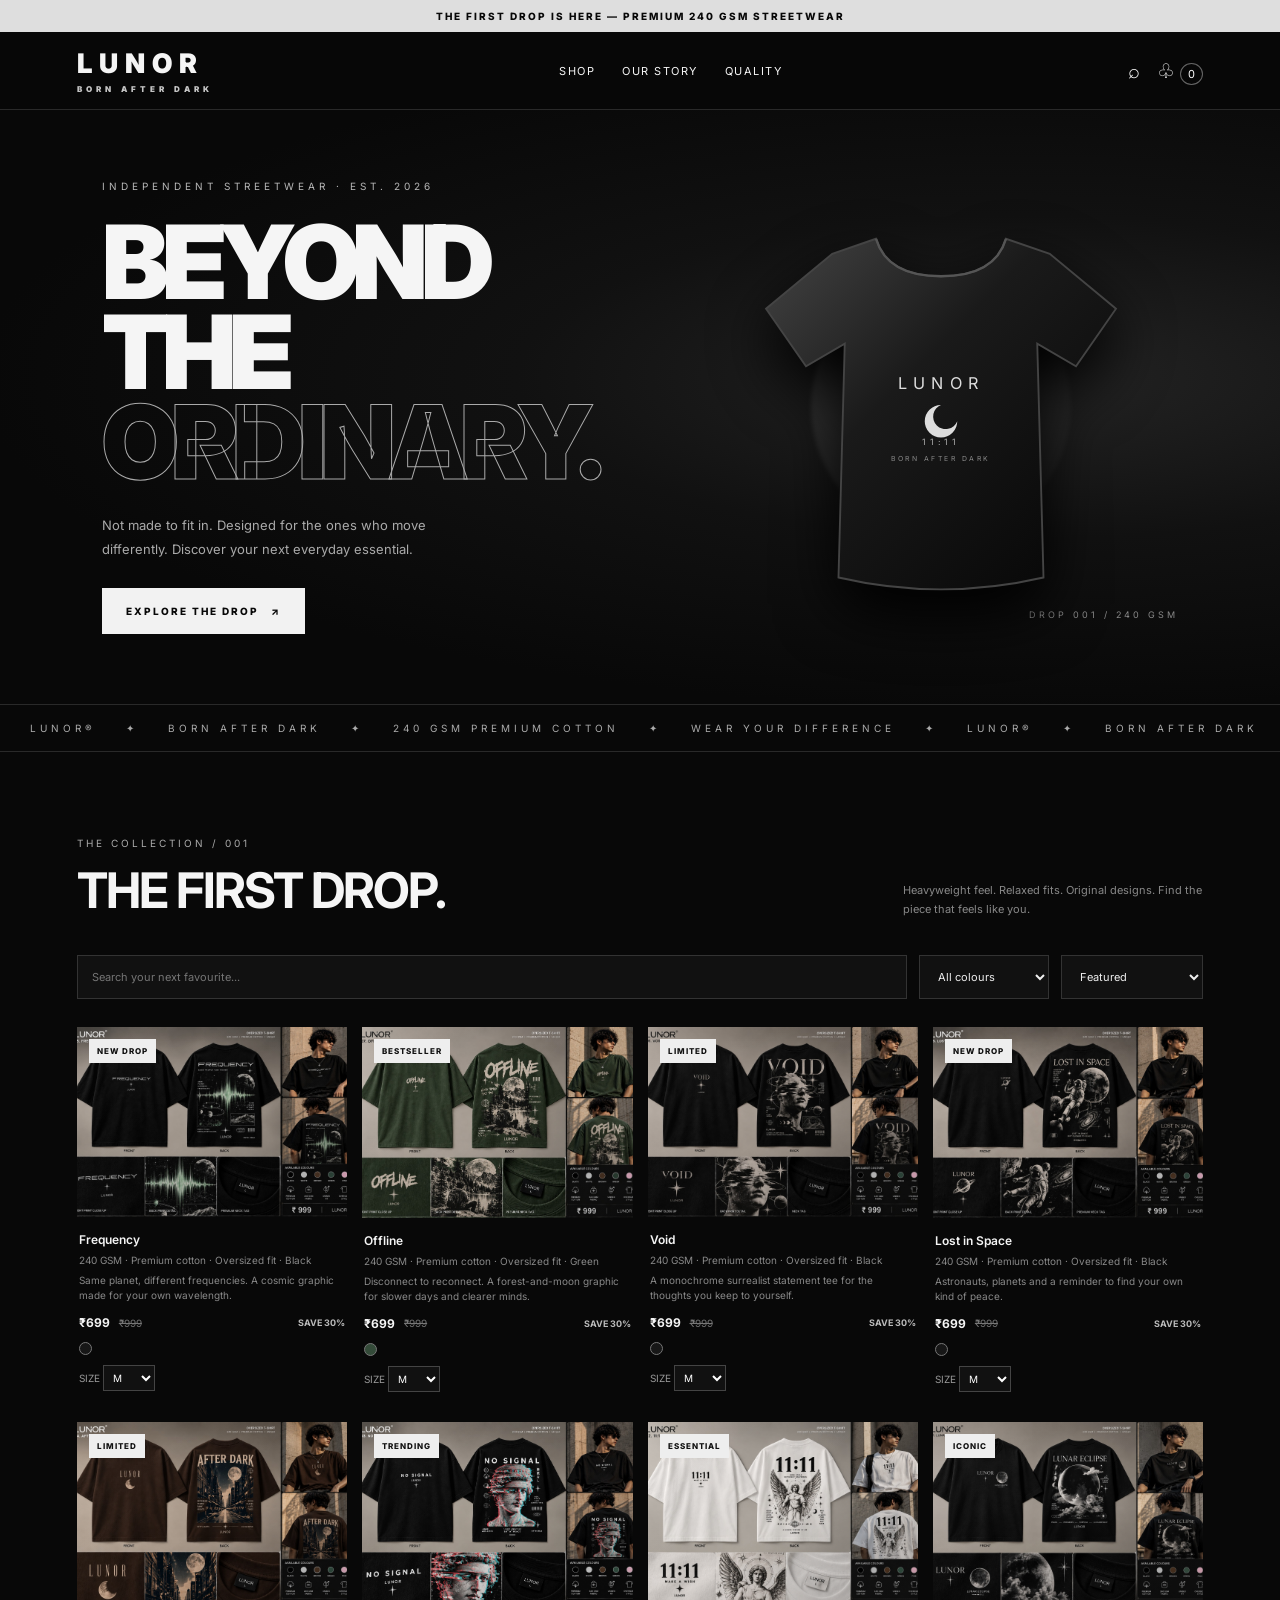
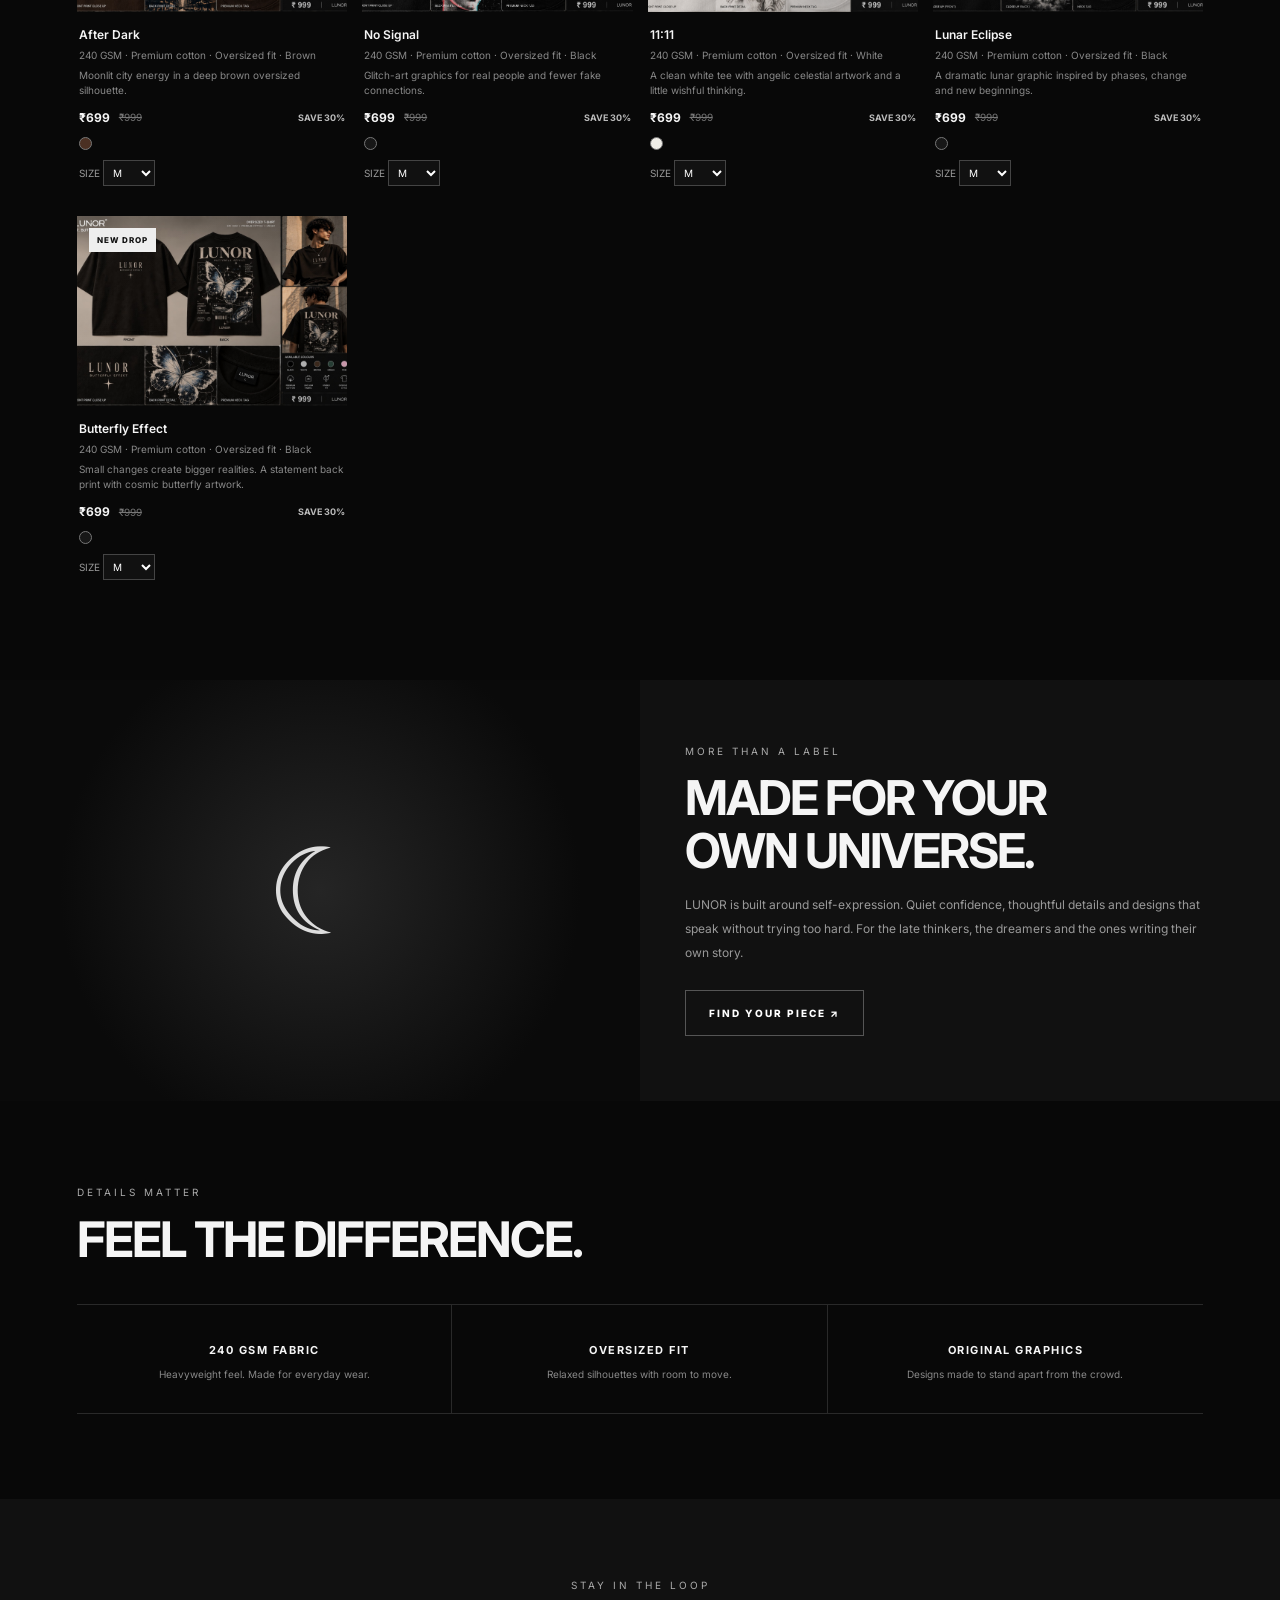
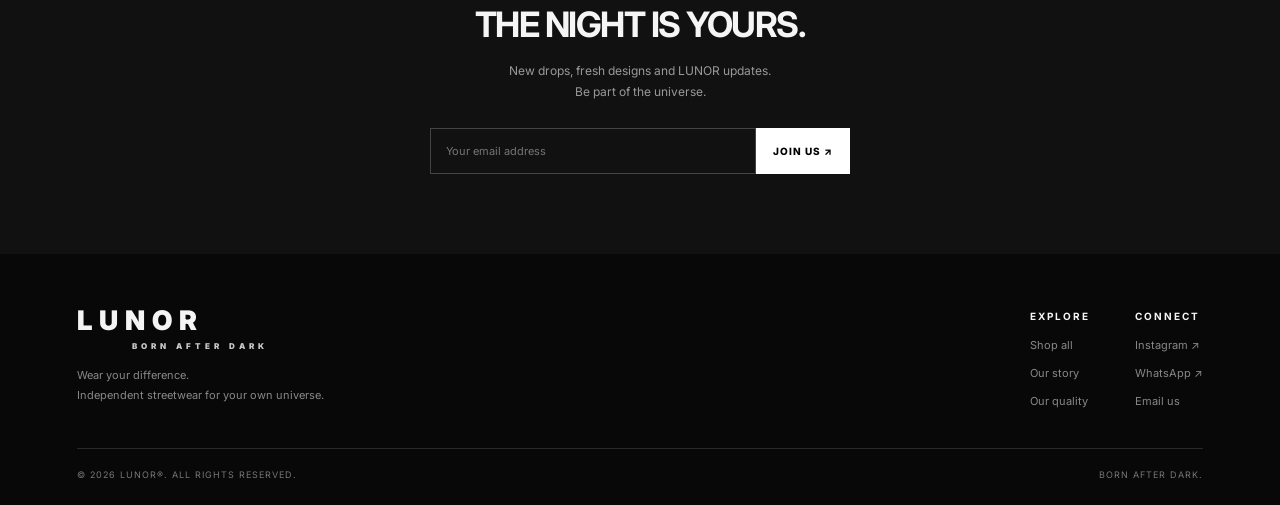
<file: index.html>
<!DOCTYPE html>
<html lang="en">
<head>
<meta charset="UTF-8">
<meta name="viewport" content="width=device-width, initial-scale=1.0">
<title>LUNOR® — Born After Dark</title>
<meta name="description" content="Discover LUNOR premium 240 GSM oversized streetwear. Wear your difference.">
<style>
@import url('https://fonts.googleapis.com/css2?family=Inter:wght@400;500;600;700;800;900&display=swap');
:root{--bg:#080808;--panel:#111;--white:#f5f5f5;--muted:#999;--line:#292929;--silver:#c5c5c5}
*{box-sizing:border-box;margin:0;padding:0}
html{scroll-behavior:smooth}
body{background:var(--bg);color:var(--white);font-family:Inter,Arial,sans-serif}
button,input,select{font:inherit}
button,a{-webkit-tap-highlight-color:transparent}
a{color:inherit;text-decoration:none}
button{cursor:pointer}
.topbar{background:#dedede;color:#080808;text-align:center;padding:10px;font-size:10px;font-weight:800;letter-spacing:2px}
header{height:78px;display:flex;align-items:center;justify-content:space-between;padding:0 6%;border-bottom:1px solid var(--line);position:sticky;top:0;background:rgba(8,8,8,.96);backdrop-filter:blur(15px);z-index:10}
.logo{font-size:27px;letter-spacing:7px;font-weight:900}
.logo small{display:block;text-align:center;font-size:8px;letter-spacing:4px;color:var(--silver);margin-top:4px}
nav{display:flex;gap:27px;font-size:11px;letter-spacing:1.5px;text-transform:uppercase}
nav a:hover{color:#aaa}
.header-right{display:flex;align-items:center;gap:17px}
.icon-btn{background:none;border:0;color:white;font-size:20px}
.cart-count{font-size:11px;border:1px solid #666;border-radius:50%;padding:3px 7px}
.hero{min-height:590px;display:grid;grid-template-columns:1.1fr .9fr;align-items:center;padding:70px 8%;gap:25px;overflow:hidden;background:radial-gradient(ellipse at 80% 45%,#242424 0%,#111 35%,#080808 72%)}
.eyebrow{font-size:10px;letter-spacing:4px;color:#b8b8b8;text-transform:uppercase;margin-bottom:25px}
.hero h1{font-size:clamp(55px,8vw,112px);line-height:.88;letter-spacing:-7px;font-weight:900}
.hero h1 span{color:transparent;-webkit-text-stroke:1px #aaa}
.hero p{color:#aaa;max-width:370px;line-height:1.8;font-size:13px;margin:27px 0}
.btn{display:inline-flex;justify-content:center;align-items:center;gap:12px;background:#f2f2f2;color:#080808;border:1px solid #f2f2f2;padding:16px 23px;font-size:10px;font-weight:800;letter-spacing:2px;text-transform:uppercase;transition:.2s}
.btn:hover{background:#bdbdbd}
.btn-outline{background:transparent;color:white;border-color:#555}
.hero-art{position:relative;display:flex;align-items:center;justify-content:center;min-height:380px}
.moon{position:absolute;width:260px;height:260px;border-radius:50%;background:radial-gradient(circle at 35% 35%,#fff,#bbb 40%,#656565 70%,#222);opacity:.13;filter:blur(2px)}
.hero-art .shirt-svg{width:min(100%,400px);position:relative;z-index:1;filter:drop-shadow(0 25px 30px #000)}
.hero-label{position:absolute;bottom:0;right:0;font-size:9px;letter-spacing:3px;color:#888}
.ticker{overflow:hidden;white-space:nowrap;border-top:1px solid var(--line);border-bottom:1px solid var(--line);padding:17px 0;color:#aaa;font-size:10px;letter-spacing:4px}
.ticker div{display:inline-block;animation:move 27s linear infinite}
.ticker span{padding:0 30px}
@keyframes move{to{transform:translateX(-50%)}}
.section{padding:85px 6%}
.section-head{display:flex;justify-content:space-between;align-items:end;gap:20px;margin-bottom:35px}
.kicker{color:#aaa;font-size:10px;letter-spacing:3px;text-transform:uppercase;margin-bottom:12px}
.section h2{font-size:clamp(30px,5vw,49px);letter-spacing:-2px}
.section-note{color:#888;font-size:11px;line-height:1.8;max-width:300px}
.toolbar{display:flex;gap:12px;flex-wrap:wrap;margin-bottom:28px}
.toolbar input,.toolbar select{background:#111;border:1px solid #333;color:#eee;padding:13px 14px;font-size:11px;outline:none}
.toolbar input{flex:1;min-width:170px}
.toolbar select{min-width:130px}
.grid{display:grid;grid-template-columns:repeat(4,minmax(0,1fr));gap:15px}
.product-card{min-width:0}
.product-image{position:relative;aspect-ratio:1.42/1;background:#151515;overflow:hidden;display:flex;align-items:center;justify-content:center}
.product-image:after{content:"";position:absolute;inset:0;background:linear-gradient(145deg,rgba(255,255,255,.025),transparent 50%,rgba(0,0,0,.25));pointer-events:none}
.product-image .shirt-svg{width:100%;height:100%;padding:8%;transition:transform .4s}
.product-image .product-photo{width:100%;height:100%;object-fit:cover;display:block;transition:transform .45s}
.product-card:hover .product-photo{transform:scale(1.035)}
.product-card:hover .shirt-svg{transform:scale(1.06)}
.product-badge{position:absolute;top:12px;left:12px;background:#eee;color:#111;padding:7px 8px;font-size:8px;letter-spacing:1px;font-weight:800;z-index:2}
.quick-add{position:absolute;bottom:0;left:0;right:0;width:100%;padding:14px;background:#f4f4f4;color:#111;border:0;font-size:9px;letter-spacing:2px;font-weight:800;transform:translateY(100%);transition:.25s;z-index:3}
.product-card:hover .quick-add{transform:translateY(0)}
.product-info{padding:15px 2px}
.product-description{font-size:11px;line-height:1.5;color:#999;margin:7px 0 10px}
.product-info h3{font-size:12px;font-weight:600}
.product-info p{font-size:10px;color:#888;margin-top:7px}
.price{display:flex;align-items:center;gap:9px;margin-top:12px;font-size:12px;font-weight:700}
.old-price{text-decoration:line-through;color:#777;font-size:10px;font-weight:400}
.offer{color:#bbb;font-size:9px;margin-left:auto}
.colors{display:flex;gap:6px;margin-top:12px}
.color-dot{width:13px;height:13px;border:1px solid #777;border-radius:50%}
.empty{grid-column:1/-1;text-align:center;padding:70px 0;color:#888;font-size:13px}
.story{display:grid;grid-template-columns:1fr 1fr;background:#111}
.story-art{min-height:350px;display:flex;align-items:center;justify-content:center;background:radial-gradient(circle,#252525,#0a0a0a 68%)}
.story-art .moon-logo{font-size:120px;color:#ddd}
.story-copy{padding:65px 12% 65px 7%;align-self:center}
.story-copy h2{font-size:clamp(30px,4vw,48px);line-height:1.1;letter-spacing:-2px;margin:15px 0}
.story-copy p{font-size:12px;color:#999;line-height:2;margin-bottom:25px}
.features{display:grid;grid-template-columns:repeat(3,1fr);border-top:1px solid var(--line);border-bottom:1px solid var(--line)}
.feature{padding:33px 15px;text-align:center;border-right:1px solid var(--line)}
.feature:last-child{border:0}
.feature strong{font-size:11px;letter-spacing:1.5px}
.feature p{font-size:10px;color:#888;margin-top:10px}
.newsletter{text-align:center;padding:80px 20px;background:#111}
.newsletter h2{font-size:35px;letter-spacing:-1.5px}
.newsletter p{font-size:12px;color:#999;margin:15px auto 25px;line-height:1.8}
.newsletter form{display:flex;max-width:420px;margin:auto}
.newsletter input{flex:1;min-width:0;background:transparent;border:1px solid #444;padding:15px;color:white;font-size:11px}
.newsletter button{background:white;color:black;border:0;padding:0 17px;font-size:10px;font-weight:800;letter-spacing:1px}
footer{padding:50px 6% 25px}
.footer-top{display:flex;justify-content:space-between;gap:30px;flex-wrap:wrap;padding-bottom:40px}
.footer-brand p{color:#888;font-size:11px;margin-top:15px;line-height:1.8}
.footer-links{display:flex;gap:45px}
.footer-links strong{font-size:10px;letter-spacing:2px}
.footer-links a{display:block;color:#888;font-size:11px;margin-top:14px}
.copyright{border-top:1px solid var(--line);padding-top:20px;display:flex;justify-content:space-between;gap:10px;flex-wrap:wrap;color:#777;font-size:9px;letter-spacing:1px}
.cart-overlay{position:fixed;inset:0;background:#000a;z-index:19;display:none}
.cart-overlay.show{display:block}
.cart-panel{position:fixed;top:0;right:0;width:min(420px,100%);height:100dvh;background:#101010;z-index:20;transform:translateX(105%);transition:.3s;padding:25px;display:flex;flex-direction:column}
.cart-panel.show{transform:translateX(0)}
.cart-head{display:flex;justify-content:space-between;align-items:center;border-bottom:1px solid #333;padding-bottom:20px}
.cart-head h2{font-size:20px;letter-spacing:2px}
.close-btn{background:none;color:white;border:0;font-size:25px}
.cart-items{flex:1;overflow:auto;padding:15px 0}
.cart-row{padding:15px 0;border-bottom:1px solid #333;display:flex;justify-content:space-between;gap:15px;font-size:12px}
.cart-row small{display:block;color:#888;margin-top:7px}
.remove-btn{background:none;border:0;color:#aaa;font-size:11px}
.cart-total{display:flex;justify-content:space-between;padding:18px 0;font-weight:700}
.checkout{width:100%}
.cart-help{font-size:10px;color:#888;line-height:1.7;margin-top:12px}
.size-select{background:#111;color:white;border:1px solid #444;padding:5px;margin-top:10px;font-size:10px}
.toast{position:fixed;bottom:22px;left:50%;transform:translate(-50%,20px);opacity:0;pointer-events:none;background:#f2f2f2;color:#111;padding:14px 20px;font-size:11px;z-index:30;transition:.2s}
.toast.show{opacity:1;transform:translate(-50%,0)}
@media(max-width:950px){.grid{grid-template-columns:repeat(2,minmax(0,1fr))}.hero{padding:65px 6%;min-height:500px}.hero h1{letter-spacing:-4px}.hero-art{min-height:300px}.quick-add{transform:none}.story-copy{padding:40px 7%}}
@media(max-width:600px){header{height:67px;padding:0 5%}.logo{font-size:22px;letter-spacing:5px}nav{display:none}.hero{grid-template-columns:1fr;padding:65px 7% 35px;gap:0}.hero h1{font-size:69px}.hero-art{min-height:290px}.hero-art .shirt-svg{max-height:310px}.section{padding:60px 5%}.section-head{align-items:start;flex-direction:column}.section-note{max-width:100%}.grid{gap:10px}.product-description{font-size:11px;line-height:1.5;color:#999;margin:7px 0 10px}
.product-info h3{font-size:11px}.product-image{aspect-ratio:1.15/1}.product-badge{font-size:7px;top:8px;left:7px}.offer{display:none}.story{grid-template-columns:1fr}.story-art{min-height:230px}.story-copy{padding:40px 7%}.features{grid-template-columns:1fr}.feature{border-right:0;border-bottom:1px solid var(--line);padding:25px}.footer-links{gap:25px}.newsletter h2{font-size:29px}}
</style>
</head>
<body>
<div class="topbar">THE FIRST DROP IS HERE — PREMIUM 240 GSM STREETWEAR</div>
<header>
<a class="logo" href="#" aria-label="LUNOR home">LUNOR<small>BORN AFTER DARK</small></a>
<nav><a href="#shop">Shop</a><a href="#story">Our Story</a><a href="#quality">Quality</a></nav>
<div class="header-right"><a href="#shop" class="icon-btn" aria-label="Search products">⌕</a><button class="icon-btn" id="openCart" aria-label="Open shopping bag">♧ <span class="cart-count" id="cartCount">0</span></button></div>
</header>
<main>
<section class="hero">
<div><div class="eyebrow">Independent streetwear · Est. 2026</div><h1>BEYOND<br>THE <span>ORDINARY.</span></h1><p>Not made to fit in. Designed for the ones who move differently. Discover your next everyday essential.</p><a class="btn" href="#shop">EXPLORE THE DROP <span>↗</span></a></div>
<div class="hero-art"><div class="moon"></div>
<svg class="shirt-svg" viewBox="0 0 320 340" role="img" aria-label="LUNOR black oversized T-shirt design"><defs><linearGradient id="heroFabric" x1="0" y1="0" x2="1" y2="1"><stop offset="0" stop-color="#444"/><stop offset=".4" stop-color="#1a1a1a"/><stop offset="1" stop-color="#050505"/></linearGradient></defs><path d="M108 35 L73 47 L20 91 L52 137 L83 119 L78 306 Q160 325 242 306 L237 119 L268 137 L300 91 L247 47 L212 35 Q203 65 160 65 Q117 65 108 35Z" fill="url(#heroFabric)" stroke="#444" stroke-width="1.5"/><path d="M108 35 Q117 65 160 65 Q203 65 212 35" fill="none" stroke="#555" stroke-width="2"/><text x="160" y="155" text-anchor="middle" fill="#ddd" font-size="13" letter-spacing="5">LUNOR</text><path d="M160 168 A13 13 0 1 0 173 181 A10 10 0 1 1 160 168" fill="#ddd"/><text x="160" y="200" text-anchor="middle" fill="#aaa" font-size="7" letter-spacing="3">11:11</text><text x="160" y="213" text-anchor="middle" fill="#888" font-size="5.5" letter-spacing="2">BORN AFTER DARK</text></svg><div class="hero-label">DROP 001 / 240 GSM</div></div>
</section>
<div class="ticker"><div><span>LUNOR®</span>✦<span>BORN AFTER DARK</span>✦<span>240 GSM PREMIUM COTTON</span>✦<span>WEAR YOUR DIFFERENCE</span>✦<span>LUNOR®</span>✦<span>BORN AFTER DARK</span>✦<span>240 GSM PREMIUM COTTON</span>✦<span>WEAR YOUR DIFFERENCE</span>✦</div></div>
<section class="section" id="shop">
<div class="section-head"><div><div class="kicker">The collection / 001</div><h2>THE FIRST DROP.</h2></div><p class="section-note">Heavyweight feel. Relaxed fits. Original designs. Find the piece that feels like you.</p></div>
<div class="toolbar"><input id="search" type="search" placeholder="Search your next favourite..." aria-label="Search products"><select id="colorFilter" aria-label="Filter by colour"><option value="all">All colours</option><option value="Black">Black</option><option value="White">White</option><option value="Brown">Brown</option><option value="Green">Green</option><option value="Pink">Pink</option></select><select id="sort" aria-label="Sort products"><option value="featured">Featured</option><option value="low">Price: low to high</option><option value="high">Price: high to low</option></select></div>
<div class="grid" id="productGrid"></div>
</section>
<section class="story" id="story"><div class="story-art"><div class="moon-logo">☾</div></div><div class="story-copy"><div class="kicker">More than a label</div><h2>MADE FOR YOUR<br>OWN UNIVERSE.</h2><p>LUNOR is built around self-expression. Quiet confidence, thoughtful details and designs that speak without trying too hard. For the late thinkers, the dreamers and the ones writing their own story.</p><a href="#shop" class="btn btn-outline">FIND YOUR PIECE ↗</a></div></section>
<section class="section" id="quality"><div class="section-head"><div><div class="kicker">Details matter</div><h2>FEEL THE DIFFERENCE.</h2></div></div><div class="features"><div class="feature"><strong>240 GSM FABRIC</strong><p>Heavyweight feel. Made for everyday wear.</p></div><div class="feature"><strong>OVERSIZED FIT</strong><p>Relaxed silhouettes with room to move.</p></div><div class="feature"><strong>ORIGINAL GRAPHICS</strong><p>Designs made to stand apart from the crowd.</p></div></div></section>
<section class="newsletter"><div class="kicker">Stay in the loop</div><h2>THE NIGHT IS YOURS.</h2><p>New drops, fresh designs and LUNOR updates.<br>Be part of the universe.</p><form id="newsletterForm"><input type="email" id="email" placeholder="Your email address" required aria-label="Email address"><button type="submit">JOIN US ↗</button></form></section>
</main>
<footer><div class="footer-top"><div class="footer-brand"><a href="#" class="logo">LUNOR<small>BORN AFTER DARK</small></a><p>Wear your difference.<br>Independent streetwear for your own universe.</p></div><div class="footer-links"><div><strong>EXPLORE</strong><a href="#shop">Shop all</a><a href="#story">Our story</a><a href="#quality">Our quality</a></div><div><strong>CONNECT</strong><a href="#" id="instagramLink">Instagram ↗</a><a href="#" id="whatsappLink">WhatsApp ↗</a><a href="mailto:hello@lunor.in">Email us</a></div></div></div><div class="copyright"><span>© 2026 LUNOR®. ALL RIGHTS RESERVED.</span><span>BORN AFTER DARK.</span></div></footer>
<div class="cart-overlay" id="overlay"></div>
<aside class="cart-panel" id="cartPanel" aria-label="Shopping cart"><div class="cart-head"><h2>YOUR BAG</h2><button class="close-btn" id="closeCart" aria-label="Close bag">×</button></div><div class="cart-items" id="cartItems"></div><div class="cart-total"><span>SUBTOTAL</span><span id="cartTotal">₹0</span></div><button class="btn checkout" id="checkout">ORDER ON WHATSAPP ↗</button><p class="cart-help">Your order request will open in WhatsApp. We'll confirm size, availability, delivery and payment details with you.</p></aside>
<div class="toast" id="toast" role="status"></div>
<script>
const WHATSAPP_NUMBER = "919024520640";
const INSTAGRAM_URL = "https://www.instagram.com/lunor_clo/";
const products=[
{id:1,name:"Frequency",color:"Black",hex:"#171717",print:"FREQUENCY",sub:"GOOD PEOPLE VIBE HIGHER",price:699,tag:"NEW DROP",image:"15-frequency.png",description:"Same planet, different frequencies. A cosmic graphic made for your own wavelength."},
{id:2,name:"Offline",color:"Green",hex:"#344b39",print:"OFFLINE",sub:"GOOD THINGS TAKE TIME",price:699,tag:"BESTSELLER",image:"07-offline.png",description:"Disconnect to reconnect. A forest-and-moon graphic for slower days and clearer minds."},
{id:3,name:"Void",color:"Black",hex:"#171717",print:"VOID",sub:"A STATE OF EMPTINESS",price:699,tag:"LIMITED",image:"06-void.png",description:"A monochrome surrealist statement tee for the thoughts you keep to yourself."},
{id:4,name:"Lost in Space",color:"Black",hex:"#171717",print:"LOST IN SPACE",sub:"BUT CLOSER TO PEACE",price:699,tag:"NEW DROP",image:"05-lost-in-space.png",description:"Astronauts, planets and a reminder to find your own kind of peace."},
{id:5,name:"After Dark",color:"Brown",hex:"#4b3023",print:"AFTER DARK",sub:"DIFFERENT PEOPLE SAME NIGHTS",price:699,tag:"LIMITED",image:"04-after-dark.png",description:"Moonlit city energy in a deep brown oversized silhouette."},
{id:6,name:"No Signal",color:"Black",hex:"#171717",print:"NO SIGNAL",sub:"DISCONNECTED BUT AT PEACE",price:699,tag:"TRENDING",image:"03-no-signal.png",description:"Glitch-art graphics for real people and fewer fake connections."},
{id:7,name:"11:11",color:"White",hex:"#f0eee8",print:"11:11",sub:"MAKE A WISH",price:699,tag:"ESSENTIAL",image:"02-1111.png",description:"A clean white tee with angelic celestial artwork and a little wishful thinking."},
{id:8,name:"Lunar Eclipse",color:"Black",hex:"#171717",print:"LUNAR ECLIPSE",sub:"SAME MOON DIFFERENT PHASES",price:699,tag:"ICONIC",image:"01-lunar-eclipse.png",description:"A dramatic lunar graphic inspired by phases, change and new beginnings."},
{id:9,name:"Butterfly Effect",color:"Black",hex:"#171717",print:"BUTTERFLY EFFECT",sub:"A SINGLE MOMENT CAN CHANGE EVERYTHING",price:699,tag:"NEW DROP",image:"17-butterfly-effect.png",description:"Small changes create bigger realities. A statement back print with cosmic butterfly artwork."}
];
const cart=[];const grid=document.getElementById("productGrid");
const escapeHTML=v=>String(v).replace(/[&<>"']/g,c=>({"&":"&amp;","<":"&lt;",">":"&gt;",'"':"&quot;","'":"&#39;"}[c]));
function shirtSVG(p){const ink=["White","Pink"].includes(p.color)?"#292929":"#f0ece5";return `<svg class="shirt-svg" viewBox="0 0 300 330" role="img" aria-label="${escapeHTML(p.name)} T-shirt"><defs><linearGradient id="fabric${p.id}" x1="0" y1="0" x2="1" y2="1"><stop stop-color="${p.hex}"/><stop offset="1" stop-color="#090909" stop-opacity=".42"/></linearGradient></defs><ellipse cx="150" cy="306" rx="85" ry="9" fill="#000" opacity=".35"/><path d="M105 30 L74 43 L20 85 L49 132 L80 114 L77 290 Q150 308 223 290 L220 114 L251 132 L280 85 L226 43 L195 30 Q187 55 150 55 Q113 55 105 30Z" fill="url(#fabric${p.id})" stroke="#777" stroke-opacity=".25" stroke-width="1.5"/><path d="M105 30 Q113 55 150 55 Q187 55 195 30" fill="none" stroke="#aaa" stroke-opacity=".25" stroke-width="2"/><path d="M87 120 L85 267 M213 120 L215 267" stroke="#aaa" stroke-opacity=".09"/><text x="150" y="151" fill="${ink}" text-anchor="middle" font-size="${p.print.length>8?10:14}" font-weight="700" letter-spacing="${p.print.length>8?1:3}">${escapeHTML(p.print)}</text><path d="M150 162 A10 10 0 1 0 160 172 A8 8 0 1 1 150 162" fill="${ink}" opacity=".85"/><text x="150" y="192" fill="${ink}" text-anchor="middle" font-size="6.5" letter-spacing="1.6">${escapeHTML(p.sub)}</text><text x="150" y="274" fill="${ink}" text-anchor="middle" font-size="5" letter-spacing="2" opacity=".5">LUNOR® / 240 GSM</text></svg>`}
function renderProducts(){let list=[...products],q=document.getElementById("search").value.toLowerCase().trim(),colour=document.getElementById("colorFilter").value,sort=document.getElementById("sort").value;list=list.filter(p=>(p.name+" "+p.color+" "+p.print+" "+p.sub).toLowerCase().includes(q)&&(colour==="all"||p.color===colour));if(sort==="low")list.sort((a,b)=>a.price-b.price);if(sort==="high")list.sort((a,b)=>b.price-a.price);grid.innerHTML=list.length?list.map(p=>`<article class="product-card"><div class="product-image"><span class="product-badge">${escapeHTML(p.tag)}</span><img class="product-photo" src="${p.image}" alt="${escapeHTML(p.name)} LUNOR oversized T-shirt front and back design" loading="lazy"><button class="quick-add" data-add="${p.id}">+ ADD TO BAG</button></div><div class="product-info"><h3>${escapeHTML(p.name)}</h3><p>240 GSM · Premium cotton · Oversized fit · ${escapeHTML(p.color)}</p><p class="product-description">${escapeHTML(p.description)}</p><div class="price">₹${p.price}<span class="old-price">₹999</span><span class="offer">SAVE 30%</span></div><div class="colors"><span class="color-dot" style="background:${p.hex}" title="${escapeHTML(p.color)}"></span></div><label><span style="font-size:10px;color:#999">SIZE </span><select class="size-select" data-size="${p.id}" aria-label="Select size for ${escapeHTML(p.name)}"><option>S</option><option selected>M</option><option>L</option><option>XL</option><option>XXL</option></select></label></div></article>`).join(""):`<div class="empty">No pieces found. Try another search.</div>`}
function showToast(message){const toast=document.getElementById("toast");toast.textContent=message;toast.classList.add("show");setTimeout(()=>toast.classList.remove("show"),2200)}
function updateCart(){document.getElementById("cartCount").textContent=cart.length;document.getElementById("cartItems").innerHTML=cart.length?cart.map((p,i)=>`<div class="cart-row"><div><strong>${escapeHTML(p.name)}</strong><small>${escapeHTML(p.color)} · Size ${escapeHTML(p.size)} · ₹${p.price}</small></div><button class="remove-btn" data-remove="${i}">REMOVE ×</button></div>`).join(""):`<div style="text-align:center;padding:55px 0;color:#888;font-size:12px">Your bag is waiting for something good.</div>`;document.getElementById("cartTotal").textContent="₹"+cart.reduce((sum,p)=>sum+p.price,0)}
function openCart(){document.getElementById("cartPanel").classList.add("show");document.getElementById("overlay").classList.add("show")}
function closeCart(){document.getElementById("cartPanel").classList.remove("show");document.getElementById("overlay").classList.remove("show")}
grid.addEventListener("click",e=>{const btn=e.target.closest("[data-add]");if(!btn)return;const p=products.find(item=>item.id===Number(btn.dataset.add));cart.push({...p,size:document.querySelector(`[data-size="${p.id}"]`).value});updateCart();showToast(p.name+" added to your bag")});
document.getElementById("cartItems").addEventListener("click",e=>{const btn=e.target.closest("[data-remove]");if(!btn)return;cart.splice(Number(btn.dataset.remove),1);updateCart()});
["search","colorFilter","sort"].forEach(id=>document.getElementById(id).addEventListener(id==="search"?"input":"change",renderProducts));
document.getElementById("openCart").addEventListener("click",openCart);document.getElementById("closeCart").addEventListener("click",closeCart);document.getElementById("overlay").addEventListener("click",closeCart);
document.getElementById("checkout").addEventListener("click",()=>{if(!cart.length){showToast("Your bag is empty!");return}const total=cart.reduce((sum,p)=>sum+p.price,0),lines=cart.map((p,i)=>`${i+1}. ${p.name} | ${p.color} | Size ${p.size} | ₹${p.price}`).join("\n"),message=`Hi LUNOR! I'd like to place an order:\n\n${lines}\n\nTotal: ₹${total}\n\nPlease confirm availability, shipping charges and payment options.`;window.open(`https://wa.me/${WHATSAPP_NUMBER}?text=${encodeURIComponent(message)}`,"_blank","noopener")});
document.getElementById("instagramLink").href=INSTAGRAM_URL;document.getElementById("whatsappLink").href=`https://wa.me/${WHATSAPP_NUMBER}`;
document.getElementById("newsletterForm").addEventListener("submit",e=>{e.preventDefault();const email=document.getElementById("email").value.trim(),subject=encodeURIComponent("LUNOR updates subscription"),body=encodeURIComponent("Please add me to the LUNOR updates list.\nEmail: "+email);window.location.href=`mailto:hello@lunor.in?subject=${subject}&body=${body}`;showToast("Your email app will open to send your request.")});
renderProducts();updateCart();
</script>
</body>
</html>
</file>
